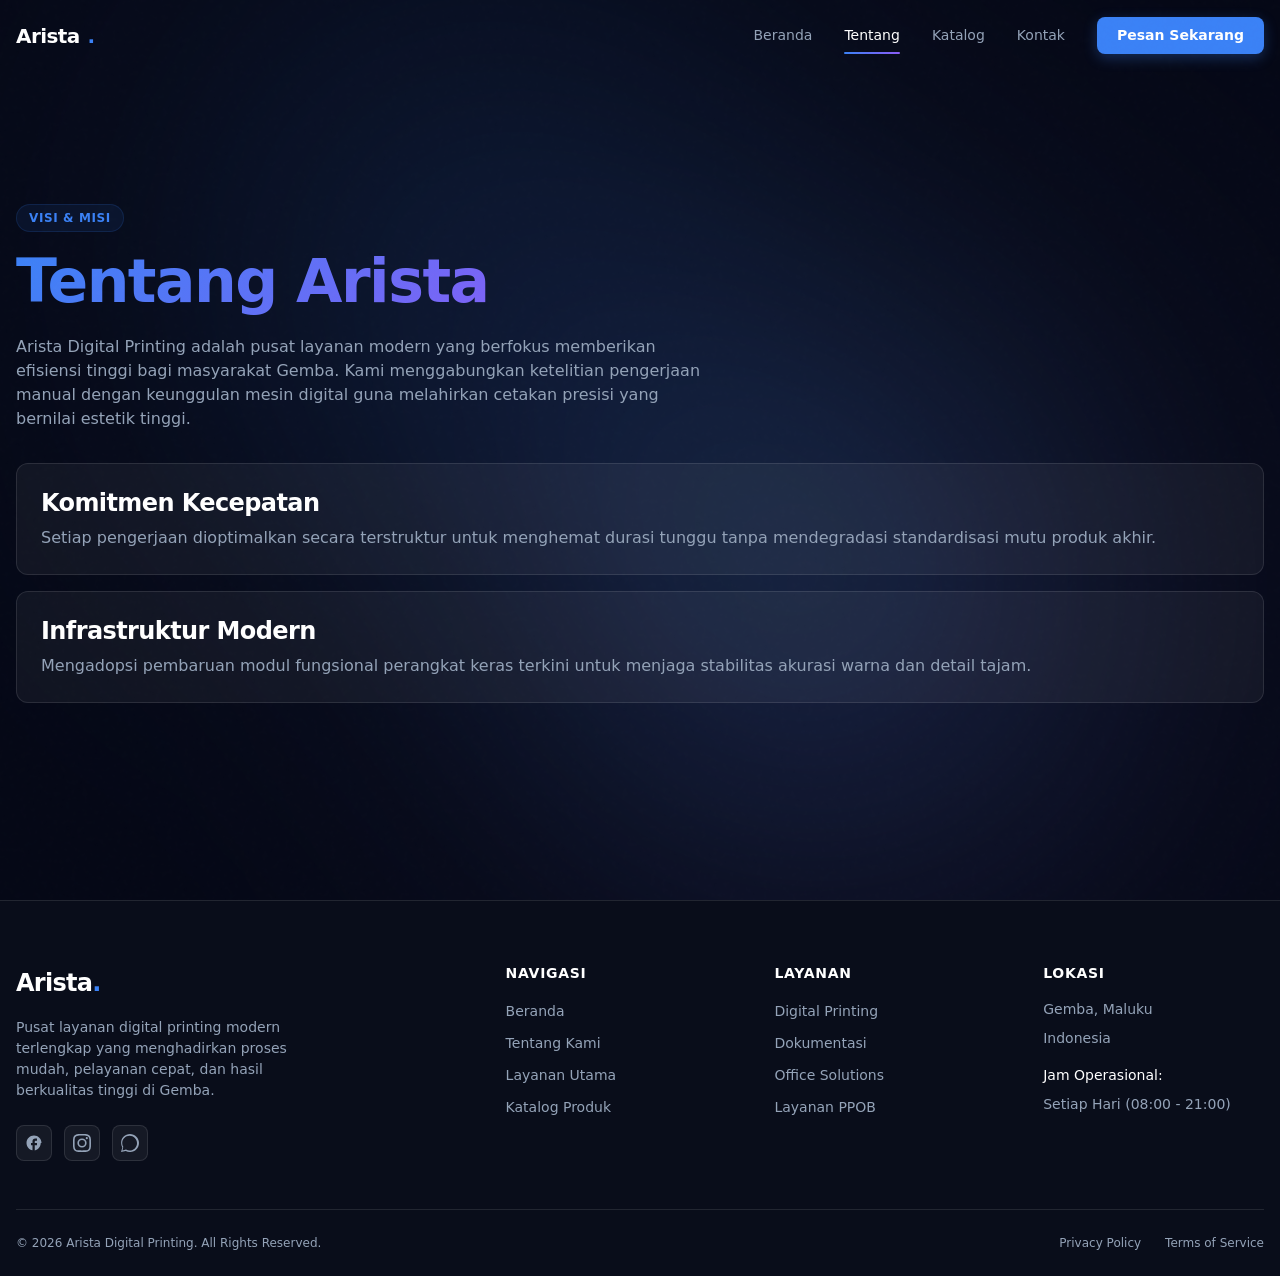
<file: about.html>
<!DOCTYPE html>
<html lang="id">
<head>
    <meta charset="UTF-8">
    <meta name="viewport" content="width=device-width, initial-scale=1.0">
    <title>Tentang Kami | Arista Digital Printing</title>
    <link class="styles-reference" rel="stylesheet" href="assets/css/reset.css">
    <link rel="stylesheet" href="assets/css/global.css">
    <link rel="stylesheet" href="assets/css/components/navbar.css">
    <link rel="stylesheet" href="assets/css/components/footer.css">
</head>
<body>
    <div class="noise-overlay"></div>
    
    <div class="background-wrapper">
        <div class="mesh-gradient-bg">
            <div class="mesh-blob blob-1"></div>
            <div class="mesh-blob blob-2"></div>
            <div class="mesh-blob blob-3"></div>
        </div>
        <div class="aurora-bg"></div>
    </div>

    <nav class="navbar">
        <div class="container">
            <a href="index.html" class="nav-logo">Arista<span>.</span></a>
            <button class="mobile-toggle" aria-label="Toggle Navigation Menu">
                <span></span>
                <span></span>
                <span></span>
            </button>
            <div class="nav-menu">
                <a href="index.html" class="nav-link">Beranda</a>
                <a href="about.html" class="nav-link">Tentang</a>
                <a href="catalog.html" class="nav-link">Katalog</a>
                <a href="contact.html" class="nav-link">Kontak</a>
                <a href="contact.html" class="nav-cta">Pesan Sekarang</a>
            </div>
        </div>
    </nav>

    <div class="app-wrapper">
        <section class="section">
            <div class="container" style="margin-top: 12vh; min-height: 50vh;">
                <span class="badge-base mb-3">Visi & Misi</span>
                <h1 class="text-gradient-accent mb-4">Tentang Arista</h1>
                <p class="text-secondary mb-6" style="max-width: 700px;">
                    Arista Digital Printing adalah pusat layanan modern yang berfokus memberikan efisiensi tinggi bagi masyarakat Gemba. Kami menggabungkan ketelitian pengerjaan manual dengan keunggulan mesin digital guna melahirkan cetakan presisi yang bernilai estetik tinggi.
                </p>
                <div class="grid grid-cols-1 grid-cols-md-2 gap-6 mt-8">
                    <div class="card-base">
                        <h3 class="text-white mb-2">Komitmen Kecepatan</h3>
                        <p class="text-secondary small">Setiap pengerjaan dioptimalkan secara terstruktur untuk menghemat durasi tunggu tanpa mendegradasi standardisasi mutu produk akhir.</p>
                    </div>
                    <div class="card-base">
                        <h3 class="text-white mb-2">Infrastruktur Modern</h3>
                        <p class="text-secondary small">Mengadopsi pembaruan modul fungsional perangkat keras terkini untuk menjaga stabilitas akurasi warna dan detail tajam.</p>
                    </div>
                </div>
            </div>
        </section>
    </div>

    <footer class="footer">
        <div class="container">
            <div class="footer-grid">
                <div class="footer-brand-info">
                    <a href="index.html" class="footer-logo">Arista<span>.</span></a>
                    <p class="footer-desc">Pusat layanan digital printing modern terlengkap yang menghadirkan proses mudah, pelayanan cepat, dan hasil berkualitas tinggi di Gemba.</p>
                    <div class="footer-socials">
                        <a href="#" class="social-icon-link" aria-label="Facebook Link Context"><svg viewBox="0 0 24 24"><path d="M22 12c0-5.52-4.48-10-10-10S2 6.48 2 12c0 4.84 3.44 8.87 8 9.8V15H8v-3h2V9.5C10 7.57 11.57 6 13.5 6H16v3h-2c-.55 0-1 .45-1 1v2h3v3h-3v6.95c4.56-.93 8-4.96 8-9.8z"/></svg></a>
                        <a href="#" class="social-icon-link" aria-label="Instagram Link Context"><svg viewBox="0 0 24 24"><path d="M12 2.163c3.204 0 3.584.012 4.85.07 3.252.148 4.771 1.691 4.919 4.919.058 1.265.069 1.645.069 4.849 0 3.205-.012 3.584-.069 4.849-.149 3.225-1.664 4.771-4.919 4.919-1.266.058-1.644.07-4.85.07-3.204 0-3.584-.012-4.849-.07-3.26-.149-4.771-1.699-4.919-4.92-.058-1.265-.07-1.644-.07-4.849 0-3.204.013-3.583.07-4.849.149-3.227 1.664-4.771 4.919-4.919 1.266-.057 1.645-.069 4.849-.069zM12 0C8.741 0 8.333.014 7.053.072 2.695.272.273 2.69.073 7.051.014 8.333 0 8.741 0 12c0 3.259.014 3.668.072 4.948.2 4.358 2.618 6.78 6.98 6.98 1.281.058 1.689.072 4.948.072 3.259 0 3.668-.014 4.948-.072 4.354-.2 6.782-2.618 6.979-6.98.059-1.28.073-1.689.073-4.948 0-3.259-.014-3.667-.072-4.947-.196-4.354-2.617-6.78-6.979-6.98C15.668.014 15.259 0 12 0zm0 5.838a6.162 6.162 0 100 12.324 6.162 6.162 0 000-12.324zM12 16a4 4 0 110-8 4 4 0 010 8zm6.406-11.845a1.44 1.44 0 100 2.881 1.44 1.44 0 000-2.881z"/></svg></a>
                        <a href="#" class="social-icon-link" aria-label="WhatsApp Link Context"><svg viewBox="0 0 24 24"><path d="M.057 24l1.687-6.163c-1.041-1.804-1.588-3.849-1.587-5.946C.06 5.348 5.397.01 12.008.01c3.202.001 6.212 1.246 8.477 3.514 2.266 2.268 3.507 5.28 3.505 8.484-.004 6.657-5.34 11.997-11.953 11.997-2.005-.001-3.973-.502-5.713-1.457L0 24zm6.59-3.414c1.648.978 3.26 1.48 4.867 1.481 5.425.002 9.837-4.411 9.84-9.84.002-2.63-1.023-5.101-2.885-6.965C16.548 3.4 14.074 2.374 11.444 2.374c-5.43 0-9.843 4.412-9.845 9.842 0 1.742.49 3.442 1.417 4.914L2.012 21.93l4.635-1.344z"/></svg></a>
                    </div>
                </div>
                <div>
                    <h4 class="footer-col-title">Navigasi</h4>
                    <ul class="footer-links-list">
                        <li><a href="index.html" class="footer-link-node">Beranda</a></li>
                        <li><a href="about.html" class="footer-link-node">Tentang Kami</a></li>
                        <li><a href="services.html" class="footer-link-node">Layanan Utama</a></li>
                        <li><a href="catalog.html" class="footer-link-node">Katalog Produk</a></li>
                    </ul>
                </div>
                <div>
                    <h4 class="footer-col-title">Layanan</h4>
                    <ul class="footer-links-list">
                        <li><a href="services.html" class="footer-link-node">Digital Printing</a></li>
                        <li><a href="services.html" class="footer-link-node">Dokumentasi</a></li>
                        <li><a href="services.html" class="footer-link-node">Office Solutions</a></li>
                        <li><a href="services.html" class="footer-link-node">Layanan PPOB</a></li>
                    </ul>
                </div>
                <div>
                    <h4 class="footer-col-title">Lokasi</h4>
                    <ul class="footer-links-list">
                        <li class="footer-link-node" style="pointer-events: none;">Gemba, Maluku</li>
                        <li class="footer-link-node" style="pointer-events: none;">Indonesia</li>
                        <li class="footer-link-node" style="pointer-events: none; margin-top: var(--space-2); color: var(--text);">Jam Operasional:</li>
                        <li class="footer-link-node" style="pointer-events: none;">Setiap Hari (08:00 - 21:00)</li>
                    </ul>
                </div>
            </div>
            <div class="footer-bottom">
                <p class="footer-copyright">&copy; <span id="footerCurrentYear"></span> Arista Digital Printing. All Rights Reserved.</p>
                <div class="footer-legal-links">
                    <a href="#" class="footer-legal-node">Privacy Policy</a>
                    <a href="#" class="footer-legal-node">Terms of Service</a>
                </div>
            </div>
        </div>
    </footer>
  
    <script src="assets/js/config.js"></script>
    <script src="assets/js/main.js"></script>
    <script src="assets/js/animations/gsap-config.js"></script>
    <script src="assets/js/animations/page-transition.js"></script>
    
    <script src="assets/js/components/navbar.js"></script>
    <script src="assets/js/components/footer.js"></script>
    <script src="assets/js/animations/reveal.js"></script>
    <script src="assets/js/animations/hover.js"></script>
</body>

</html>
</file>
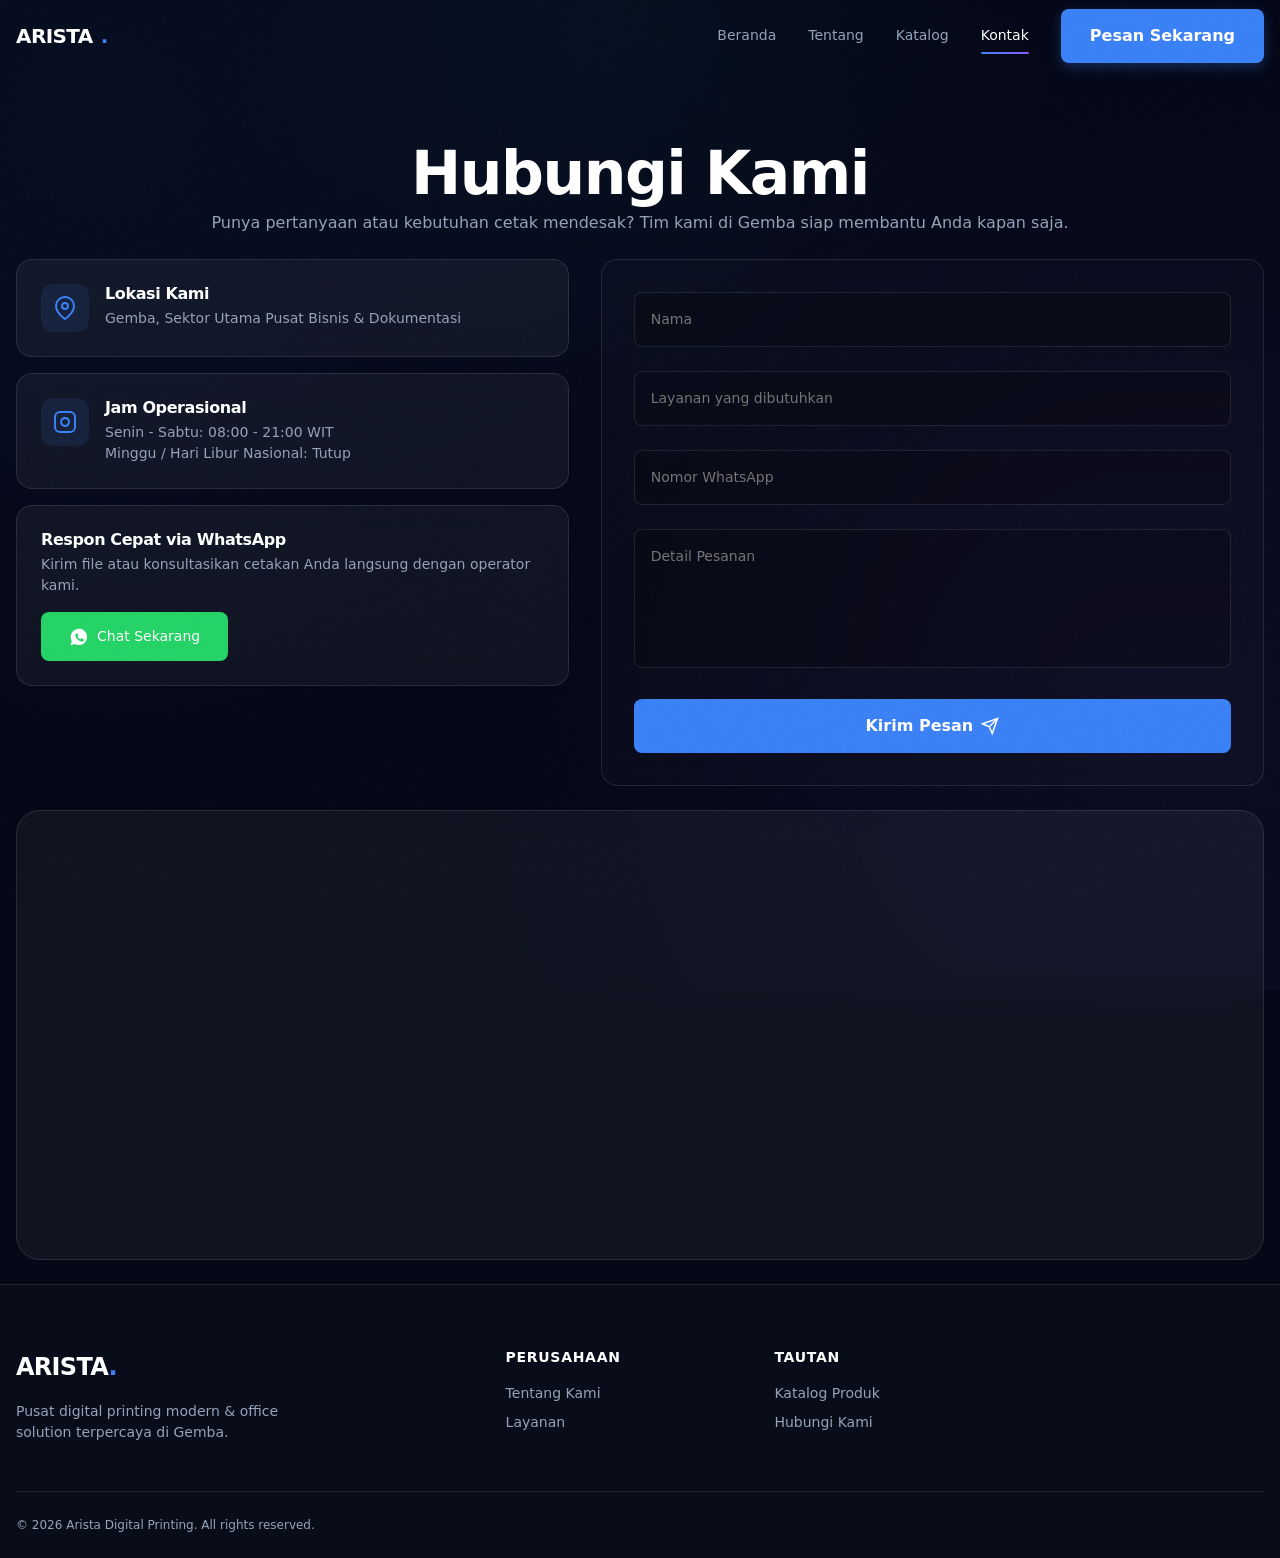
<file: contact.html>
<!DOCTYPE html>
<html lang="id">
<head>
    <meta charset="UTF-8">
    <meta name="viewport" content="width=device-width, initial-scale=1.0">
    <title>Hubungi Arista - Arista Digital Printing</title>
    <link rel="stylesheet" href="assets/css/variables.css">
    <link rel="stylesheet" href="assets/css/reset.css">
    <link rel="stylesheet" href="assets/css/global.css">
    <link rel="stylesheet" href="assets/css/typography.css">
    <link rel="stylesheet" href="assets/css/utilities.css">
    <link rel="stylesheet" href="assets/css/animation.css">
    <link rel="stylesheet" href="assets/css/layout.css">
    <link rel="stylesheet" href="assets/css/components/navbar.css">
    <link rel="stylesheet" href="assets/css/components/button.css">
    <link rel="stylesheet" href="assets/css/components/card.css">
    <link rel="stylesheet" href="assets/css/pages/contact.css">
    <link rel="stylesheet" href="assets/css/components/footer.css">
</head>
<body>
    <div class="noise-overlay"></div>

    <nav class="navbar">
        <div class="container">
            <a href="index.html" class="nav-logo">ARISTA<span>.</span></a>
            <div class="nav-menu">
                <a href="index.html" class="nav-link">Beranda</a>
                <a href="about.html" class="nav-link">Tentang</a>
                
                <a href="catalog.html" class="nav-link">Katalog</a>
                <a href="contact.html" class="nav-link">Kontak</a>
                <a href="catalog.html" class="btn btn-primary nav-cta">Pesan Sekarang</a>
            </div>
            <button class="mobile-toggle" aria-label="Toggle Menu">
                <span></span>
                <span></span>
                <span></span>
            </button>
        </div>
    </nav>

    <section class="contact-hero section-padding">
        <div class="container text-center">
            <h1 class="reveal-text">Hubungi Kami</h1>
            <p class="section-desc">Punya pertanyaan atau kebutuhan cetak mendesak? Tim kami di Gemba siap membantu Anda kapan saja.</p> <br>
        </div>
    </section>

    <section class="contact-content-grid pb-24">
        <div class="container">
            <div class="contact-layout-wrapper">
                
                <div class="contact-info-column">
                    <div class="info-glass-card">
                        <div class="info-icon-box">
                            <svg width="24" height="24" viewBox="0 0 24 24" fill="none" stroke="currentColor" stroke-width="2"><path d="M21 10c0 7-9 13-9 13s-9-6-9-13a9 9 0 0 1 18 0z"></path><circle cx="12" cy="10" r="3"></circle></svg>
                        </div>
                        <div class="info-details">
                            <h3>Lokasi Kami</h3>
                            <p>Gemba, Sektor Utama Pusat Bisnis & Dokumentasi</p>
                        </div>
                    </div>

                    <div class="info-glass-card">
                        <div class="info-icon-box">
                            <svg width="24" height="24" viewBox="0 0 24 24" fill="none" stroke="currentColor" stroke-width="2"><rect x="2" y="2" width="20" height="20" rx="5" ry="5"></rect><path d="M16 11.37A4 4 0 1 1 12.63 8 4 4 0 0 1 16 11.37z"></path><line x1="17.5" y1="6.5" x2="17.51" y2="6.5"></line></svg>
                        </div>
                        <div class="info-details">
                            <h3>Jam Operasional</h3>
                            <p>Senin - Sabtu: 08:00 - 21:00 WIT</p>
                            <p class="text-secondary-highlight">Minggu / Hari Libur Nasional: Tutup</p>
                        </div>
                    </div>

                    <div class="info-glass-card dynamic-glow-trigger">
                        <div class="info-details">
                            <h3>Respon Cepat via WhatsApp</h3>
                            <p>Kirim file atau konsultasikan cetakan Anda langsung dengan operator kami.</p>
                            <a href="https://wa.me/6282198325877" target="_blank" class="btn btn-whatsapp-cta">
                                <svg width="20" height="20" viewBox="0 0 24 24" fill="currentColor"><path d="M12.004 2c-5.525 0-10 4.477-10 10 0 1.777.463 3.448 1.275 4.897l-1.353 4.943 5.054-1.325c1.404.767 3.006 1.202 4.712 1.202 5.524 0 10-4.477 10-10s-4.476-10-10-10zm5.835 14.126c-.244.688-1.22 1.251-1.682 1.298-.443.044-.997.067-1.611-.129-.379-.122-.871-.299-1.479-.56-2.583-1.109-4.246-3.743-4.375-3.914-.129-.171-1.042-1.385-1.042-2.641 0-1.257.643-1.874.871-2.119.229-.245.499-.306.665-.306.166 0 .332.002.477.009.15.007.351-.057.549.424.199.488.683 1.666.742 1.787.06.121.1.263.02.424-.08.162-.121.263-.243.404-.121.142-.254.316-.363.424-.122.121-.249.253-.107.498.142.244.633 1.042 1.358 1.687.933.829 1.722 1.085 1.966 1.207.244.121.385.101.527-.06.142-.162.604-.705.766-.946.162-.242.323-.202.544-.121.222.082 1.409.665 1.651.786.242.121.403.182.463.283.06.1.06.587-.184 1.275z"/></svg>
                                Chat Sekarang
                            </a>
                        </div>
                    </div>
                </div>

                <div class="contact-form-column">
<form class="glass-form" id="aristaContactForm">
    <div class="form-group">
        <input type="text" id="name" required placeholder="Nama">
    </div>
    <div class="form-group">
        <input type="text" id="service" required placeholder="Layanan yang dibutuhkan">
    </div>
    <div class="form-group">
        <input type="tel" id="phone" required placeholder="Nomor WhatsApp">
    </div>
    <div class="form-group">
        <textarea id="message" rows="5" required placeholder="Detail Pesanan"></textarea>
    </div>
    <button type="submit" id="sendBtn" class="btn btn-primary w-full justify-center">
        Kirim Pesan
        <svg width="18" height="18" viewBox="0 0 24 24" fill="none" stroke="currentColor" stroke-width="2"><line x1="22" y1="2" x2="11" y2="13"></line><polygon points="22 2 15 22 11 13 2 9 22 2"></polygon></svg>
    </button>
</form>


                </div>

            </div>
        </div>
    </section>
<br>
    <section class="maps-section pb-24">
        <div class="container">
            <div class="maps-glass-container">
                <iframe src="https://www.google.com/maps/embed?pb=!1m18!1m12!1m3!1d7966.115810726177!2d128.35178885188955!3d-3.33586978655561!2m3!1f0!2f0!3f0!3m2!1i1024!2i768!4f13.1!3m3!1m2!1s0x2d6c67cbf4dd77e1%3A0x67bf520f8e4e9b7f!2sArista%20Copy%20Center%20(ACC)!5e0!3m2!1sid!2sid!4v1783497725865!5m2!1sid!2sid" width="800" height="600" style="border:0;" allowfullscreen="" loading="lazy" referrerpolicy="strict-origin-when-cross-origin"></iframe>
            </div>
        </div>
    </section>
<br>
    <footer class="footer">
        <div class="container">
            <div class="footer-grid">
                <div class="footer-brand-info">
                    <a href="index.html" class="footer-logo">ARISTA<span>.</span></a>
                    <p class="footer-desc">Pusat digital printing modern & office solution terpercaya di Gemba.</p>
                </div>
                <div class="footer-links-column">
                    <h4 class="footer-col-title">Perusahaan</h4>
                    <div class="footer-links-list">
                        <a href="about.html" class="footer-link-node">Tentang Kami</a>
                        <a href="services.html" class="footer-link-node">Layanan</a>
                    </div>
                </div>
                <div class="footer-links-column">
                    <h4 class="footer-col-title">Tautan</h4>
                    <div class="footer-links-list">
                        <a href="catalog.html" class="footer-link-node">Katalog Produk</a>
                        <a href="contact.html" class="footer-link-node">Hubungi Kami</a>
                    </div>
                </div>
            </div>
            <div class="footer-bottom">
                <p class="footer-copyright">&copy; <span id="footerCurrentYear"></span> Arista Digital Printing. All rights reserved.</p>
            </div>
        </div>
    </footer>
  
    <script src="assets/js/config.js"></script>
    <script src="assets/js/main.js"></script>
    <script src="assets/js/animations/gsap-config.js"></script>
    <script src="assets/js/animations/page-transition.js"></script>
    
    <script src="assets/js/components/navbar.js"></script>
    <script src="assets/js/components/footer.js"></script>
    <script src="assets/js/animations/reveal.js"></script>
    <script src="assets/js/animations/hover.js"></script>
    
    <script src="assets/js/pages/contact.js"></script>
</body>

</html>
</file>
<file: assets/css/global.css>
@import url('variables.css');
@import url('typography.css');
@import url('layout.css');
@import url('utilities.css');
@import url('components.css');

body {
    font-family: var(--font-sans);
    background-color: var(--background);
    color: var(--text);
    overflow-x: hidden;
    position: relative;
}

/* Modern Animated Mesh Gradient Background Simulation */
body::before {
    content: '';
    position: fixed;
    top: -10%;
    left: -10%;
    width: 120%;
    height: 120%;
    background-image: 
        radial-gradient(circle at 15% 20%, rgba(59, 130, 246, 0.06) 0%, transparent 45%),
        radial-gradient(circle at 85% 75%, rgba(139, 92, 246, 0.06) 0%, transparent 50%),
        radial-gradient(circle at 50% 10%, rgba(34, 211, 230, 0.04) 0%, transparent 35%);
    z-index: var(--z-negative);
    pointer-events: none;
}

/* Subtle Premium Texture Grid Layer */
.noise-overlay {
    position: fixed;
    top: 0;
    left: 0;
    width: 100vw;
    height: 100vh;
    opacity: 0.012;
    pointer-events: none;
    z-index: 9999;
    background-image: url("data:image/svg+xml,%3Csvg viewBox='0 0 200 200' xmlns='http://www.w3.org/2000/svg'%3E%3Cfilter id='noiseFilter'%3E%3CfeTurbulence type='fractalNoise' baseFrequency='0.80' numOctaves='3' stitchTiles='stitch'/%3E%3C/filter%3E%3Crect width='100%25' height='100%25' filter='url(%23noiseFilter)'/%3E%3C/svg%3E");
}

/* Android Webkit Custom Scrollbar Design */
::-webkit-scrollbar {
    width: 6px;
    height: 6px;
}

::-webkit-scrollbar-track {
    background: var(--background);
}

::-webkit-scrollbar-thumb {
    background: var(--border);
    border-radius: var(--radius-full);
}

::-webkit-scrollbar-thumb:hover {
    background: var(--text-secondary);
}

::selection {
    background-color: rgba(5B, 130, 246, 0.3);
    color: var(--text);
}
</file>
<file: assets/css/components/navbar.css>
.navbar {
    position: fixed;
    top: 0;
    left: 0;
    width: 100%;
    height: 72px;
    z-index: var(--z-navbar);
    transition: background-color 300ms cubic-bezier(0.4, 0, 0.2, 1), border-color 300ms cubic-bezier(0.4, 0, 0.2, 1), backdrop-filter 300ms cubic-bezier(0.4, 0, 0.2, 1);
    border-bottom: 1px solid transparent;
    display: flex;
    align-items: center;
}

.navbar-scrolled {
    background: rgba(5, 8, 22, 0.75);
    backdrop-filter: var(--glass-blur);
    -webkit-backdrop-filter: var(--glass-blur);
    border-bottom: 1px solid var(--glass-border);
    box-shadow: var(--glass-shadow);
}

.navbar .container {
    display: flex;
    align-items: center;
    justify-content: space-between;
    width: 100%;
}

.nav-logo {
    font-size: var(--fs-xl);
    font-weight: var(--fw-bold);
    letter-spacing: -0.03em;
    color: var(--text);
    display: flex;
    align-items: center;
    gap: var(--space-2);
}

.nav-logo span {
    color: var(--primary);
}

.nav-menu {
    display: flex;
    align-items: center;
    gap: var(--space-8);
}

.nav-link {
    font-size: var(--fs-sm);
    font-weight: var(--fw-medium);
    color: var(--text-secondary);
    position: relative;
    padding: var(--space-1) 0;
    transition: var(--transition-fast);
}

.nav-link:hover,
.nav-link.active {
    color: var(--text);
}

.nav-link::after {
    content: '';
    position: absolute;
    bottom: -4px;
    left: 0;
    width: 0;
    height: 2px;
    background: linear-gradient(90deg, var(--primary), var(--accent));
    transition: width var(--transition-normal);
    border-radius: var(--radius-full);
}

.nav-link:hover::after,
.nav-link.active::after {
    width: 100%;
}

.nav-cta {
    padding: var(--space-2) var(--space-5);
    font-size: var(--fs-sm);
    font-weight: var(--fw-semibold);
    border-radius: var(--radius-md);
    background: var(--primary);
    color: var(--text);
    box-shadow: 0 4px 14px rgba(59, 130, 246, 0.3);
    transition: var(--transition-normal);
}

.nav-cta:hover {
    transform: translateY(-2px);
    box-shadow: 0 6px 20px rgba(59, 130, 246, 0.45);
    background: #2563EB;
}

/* Mobile Toggle Trigger Button */
.mobile-toggle {
    display: none;
    flex-direction: column;
    justify-content: space-between;
    width: 24px;
    height: 18px;
    background: none;
    border: none;
    cursor: pointer;
    z-index: calc(var(--z-navbar) + 10);
}

.mobile-toggle span {
    display: block;
    width: 100%;
    height: 2px;
    background-color: var(--text);
    border-radius: var(--radius-full);
    transition: var(--transition-normal);
    transform-origin: left center;
}

/* Mobile Drawer Overlay Container */
@media (max-width: 768px) {
    .mobile-toggle {
        display: flex;
    }

    .nav-menu {
        position: fixed;
        top: 0;
        right: -100%;
        width: 280px;
        height: 100vh;
        background: rgba(15, 23, 42, 0.95);
        backdrop-filter: blur(20px);
        -webkit-backdrop-filter: blur(20px);
        border-left: 1px solid var(--glass-border);
        flex-direction: column;
        align-items: flex-start;
        justify-content: flex-start;
        padding: var(--space-24) var(--space-8) var(--space-8) var(--space-8);
        gap: var(--space-6);
        transition: right var(--transition-normal);
    }

    .nav-menu.open {
        right: 0;
    }

    .nav-link {
        font-size: var(--fs-lg);
        width: 100%;
        padding: var(--space-2) 0;
    }

    .nav-cta {
        width: 100%;
        text-align: center;
        margin-top: var(--space-4);
    }

    /* Toggle Active State Animations */
    .mobile-toggle.open span:nth-child(1) {
        transform: rotate(45deg);
    }
    .mobile-toggle.open span:nth-child(2) {
        opacity: 0;
        transform: scale(0);
    }
    .mobile-toggle.open span:nth-child(3) {
        transform: rotate(-45deg);
    }
}
</file>
<file: assets/css/components/footer.css>
.footer {
    background: #090D1A;
    border-top: 1px solid var(--border);
    padding-top: var(--space-16);
    padding-bottom: var(--space-6);
    position: relative;
    width: 100%;
    z-index: var(--z-base);
}

.footer-grid {
    display: grid;
    grid-template-columns: 2fr repeat(3, 1fr);
    gap: var(--space-12);
    margin-bottom: var(--space-12);
}

.footer-brand-info {
    display: flex;
    flex-direction: column;
    gap: var(--space-4);
}

.footer-logo {
    font-size: var(--fs-2xl);
    font-weight: var(--fw-bold);
    letter-spacing: -0.03em;
    color: var(--text);
}

.footer-logo span {
    color: var(--primary);
}

.footer-desc {
    font-size: var(--fs-sm);
    color: var(--text-secondary);
    max-width: 320px;
    line-height: var(--lh-normal);
}

.footer-socials {
    display: flex;
    align-items: center;
    gap: var(--space-3);
    margin-top: var(--space-2);
}

.social-icon-link {
    width: 36px;
    height: 36px;
    border-radius: var(--radius-md);
    background: var(--card);
    border: 1px solid var(--border);
    display: flex;
    align-items: center;
    justify-content: center;
    color: var(--text-secondary);
    transition: var(--transition-normal);
}

.social-icon-link:hover {
    color: var(--text);
    background: rgba(59, 130, 246, 0.15);
    border-color: var(--primary);
    transform: translateY(-3px);
}

.social-icon-link svg {
    width: 18px;
    height: 18px;
    fill: currentColor;
}

.footer-col-title {
    font-size: var(--fs-sm);
    text-transform: uppercase;
    letter-spacing: 0.05em;
    color: var(--text);
    font-weight: var(--fw-semibold);
    margin-bottom: var(--space-4);
}

.footer-links-list {
    display: flex;
    flex-direction: column;
    gap: var(--space-2);
}

.footer-link-node {
    font-size: var(--fs-sm);
    color: var(--text-secondary);
    transition: var(--transition-fast);
}

.footer-link-node:hover {
    color: var(--primary);
    padding-left: var(--space-1);
}

.footer-bottom {
    border-top: 1px solid var(--border);
    padding-top: var(--space-6);
    display: flex;
    align-items: center;
    justify-content: space-between;
}

.footer-copyright {
    font-size: var(--fs-xs);
    color: var(--text-secondary);
}

.footer-legal-links {
    display: flex;
    gap: var(--space-6);
}

.footer-legal-node {
    font-size: var(--fs-xs);
    color: var(--text-secondary);
    transition: var(--transition-fast);
}

.footer-legal-node:hover {
    color: var(--text);
}

@media (max-width: 1024px) {
    .footer-grid {
        grid-template-columns: 1.5fr repeat(3, 1fr);
        gap: var(--space-8);
    }
}

@media (max-width: 768px) {
    .footer-grid {
        grid-template-columns: 1fr;
        gap: var(--space-8);
    }

    .footer-desc {
        max-width: 100%;
    }

    .footer-bottom {
        flex-direction: column;
        gap: var(--space-4);
        text-align: center;
    }
}
</file>
<file: assets/css/variables.css>
:root {
    /* Color Palette - Modern Minimal Glass */
    --background: #050816;
    --surface: #0F172A;
    --card: rgba(255, 255, 255, 0.05);
    --border: rgba(255, 255, 255, 0.10);
    --primary: #3B82F6;
    --accent: #8B5CF6;
    --highlight: #22D3EE;
    --text: #FFFFFF;
    --text-secondary: #94A3B8;

    /* Semantic Feedback Colors */
    --success: #10B981;
    --warning: #F59E0B;
    --danger: #EF4444;
    --info: #3B82F6;

    /* Typography Scale */
    --font-sans: 'Inter', system-ui, -apple-system, BlinkMacSystemFont, 'Segoe UI', Roboto, sans-serif;
    --font-mono: 'JetBrains Mono', 'Fira Code', monospace;
    
    --fs-xs: 0.75rem;     /* 12px */
    --fs-sm: 0.875rem;    /* 14px */
    --fs-base: 1rem;      /* 16px */
    --fs-lg: 1.125rem;    /* 18px */
    --fs-xl: 1.25rem;     /* 20px */
    --fs-2xl: 1.5rem;     /* 24px */
    --fs-3xl: 1.875rem;   /* 30px */
    --fs-4xl: 2.25rem;    /* 36px */
    --fs-5xl: 3rem;       /* 48px */
    --fs-6xl: 3.75rem;    /* 60px */

    --fw-light: 300;
    --fw-regular: 400;
    --fw-medium: 500;
    --fw-semibold: 600;
    --fw-bold: 700;

    --lh-none: 1;
    --lh-tight: 1.25;
    --lh-snug: 1.375;
    --lh-normal: 1.5;
    --lh-relaxed: 1.625;

    /* Spacing System (8px Based Scale) */
    --space-1: 0.25rem;  /* 4px */
    --space-2: 0.5rem;   /* 8px */
    --space-3: 0.75rem;  /* 12px */
    --space-4: 1rem;     /* 16px */
    --space-5: 1.25rem;  /* 20px */
    --space-6: 1.5rem;   /* 24px */
    --space-8: 2rem;     /* 32px */
    --space-10: 2.5rem;  /* 40px */
    --space-12: 3rem;    /* 48px */
    --space-16: 4rem;    /* 64px */
    --space-20: 5rem;    /* 80px */
    --space-24: 6rem;    /* 96px */

    /* Border Radius definitions */
    --radius-xs: 2px;
    --radius-sm: 4px;
    --radius-md: 8px;
    --radius-lg: 12px;
    --radius-xl: 16px;
    --radius-2xl: 24px;
    --radius-full: 9999px;

    /* Elevation Shadows */
    --shadow-sm: 0 1px 2px 0 rgba(0, 0, 0, 0.05);
    --shadow-md: 0 4px 6px -1px rgba(0, 0, 0, 0.1), 0 2px 4px -1px rgba(0, 0, 0, 0.06);
    --shadow-lg: 0 10px 15px -3px rgba(0, 0, 0, 0.1), 0 4px 6px -2px rgba(0, 0, 0, 0.05);
    --shadow-xl: 0 20px 25px -5px rgba(0, 0, 0, 0.1), 0 10px 10px -5px rgba(0, 0, 0, 0.04);
    --shadow-glow: 0 0 24px rgba(59, 130, 246, 0.15);
    --shadow-glow-accent: 0 0 24px rgba(139, 92, 246, 0.15);

    /* Motion Engine Timings & Easings */
    --ease-linear: linear;
    --ease-in: cubic-bezier(0.4, 0, 1, 1);
    --ease-out: cubic-bezier(0, 0, 0.2, 1);
    --ease-smooth: cubic-bezier(0.4, 0, 0.2, 1);
    --ease-elastic: cubic-bezier(0.68, -0.6, 0.32, 1.6);
    
    --transition-fast: 150ms var(--ease-smooth);
    --transition-normal: 300ms var(--ease-smooth);
    --transition-slow: 500ms var(--ease-smooth);

    /* Glassmorphic Specifications */
    --glass-bg: rgba(15, 23, 42, 0.45);
    --glass-border: rgba(255, 255, 255, 0.08);
    --glass-blur: blur(16px);
    --glass-shadow: 0 8px 32px 0 rgba(0, 0, 0, 0.5);

    /* Layer Management */
    --z-negative: -1;
    --z-base: 1;
    --z-dropdown: 100;
    --z-navbar: 1000;
    --z-modal: 5000;
    --z-toast: 9000;
}
</file>
<file: assets/css/typography.css>
h1, h2, h3, h4, h5, h6 {
    font-family: var(--font-sans);
    color: var(--text);
    font-weight: var(--fw-bold);
    line-height: var(--lh-tight);
    letter-spacing: -0.025em;
}

h1 {
    font-size: var(--fs-4xl);
}

h2 {
    font-size: var(--fs-2xl);
    letter-spacing: -0.02em;
}

h3 {
    font-size: var(--fs-xl);
}

h4 {
    font-size: var(--fs-lg);
}

p {
    font-size: var(--fs-base);
    color: var(--text-secondary);
    line-height: var(--lh-normal);
}

small {
    font-size: var(--fs-sm);
    color: var(--text-secondary);
}

.text-gradient-primary {
    background: linear-gradient(135deg, var(--text) 30%, var(--text-secondary) 100%);
    -webkit-background-clip: text;
    -webkit-text-fill-color: transparent;
    background-clip: text;
}

.text-gradient-accent {
    background: linear-gradient(135deg, var(--primary) 0%, var(--accent) 50%, var(--highlight) 100%);
    -webkit-background-clip: text;
    -webkit-text-fill-color: transparent;
    background-clip: text;
}

.text-left { text-align: left; }
.text-center { text-align: center; }
.text-right { text-align: right; }
.text-justify { text-align: justify; }

.font-mono {
    font-family: var(--font-mono);
}

.tracking-tight { letter-spacing: -0.025em; }
.tracking-wide { letter-spacing: 0.05em; }

@media (min-width: 768px) {
    h1 { font-size: var(--fs-6xl); }
    h2 { font-size: var(--fs-4xl); }
    h3 { font-size: var(--fs-2xl); }
    h4 { font-size: var(--fs-xl); }
}
</file>
<file: assets/css/utilities.css>
/* Spacing - Margins Utilities */
.m-0 { margin: 0; }
.mt-1 { margin-top: var(--space-1); }
.mt-2 { margin-top: var(--space-2); }
.mt-3 { margin-top: var(--space-3); }
.mt-4 { margin-top: var(--space-4); }
.mt-6 { margin-top: var(--space-6); }
.mt-8 { margin-top: var(--space-8); }
.mb-1 { margin-bottom: var(--space-1); }
.mb-2 { margin-bottom: var(--space-2); }
.mb-3 { margin-bottom: var(--space-3); }
.mb-4 { margin-bottom: var(--space-4); }
.mb-6 { margin-bottom: var(--space-6); }
.mb-8 { margin-bottom: var(--space-8); }

/* Spacing - Paddings Utilities */
.p-0 { padding: 0; }
.p-2 { padding: var(--space-2); }
.p-4 { padding: var(--space-4); }
.p-6 { padding: var(--space-6); }
.p-8 { padding: var(--space-8); }
.py-2 { padding-top: var(--space-2); padding-bottom: var(--space-2); }
.py-4 { padding-top: var(--space-4); padding-bottom: var(--space-4); }
.py-6 { padding-top: var(--space-6); padding-bottom: var(--space-6); }
.px-4 { padding-left: var(--space-4); padding-right: var(--space-4); }
.px-6 { padding-left: var(--space-6); padding-right: var(--space-6); }

/* Sizing Utilities */
.w-full { width: 100%; }
.h-full { height: 100%; }

/* Style & Transparency Profiles */
.bg-background { background-color: var(--background); }
.bg-surface { background-color: var(--surface); }
.text-white { color: var(--text); }
.text-secondary { color: var(--text-secondary); }
.text-primary { color: var(--primary); }
.text-accent { color: var(--accent); }

/* Master Glassmorphism Layout Token */
.glass-panel {
    background: var(--glass-bg);
    border: 1px solid var(--glass-border);
    backdrop-filter: var(--glass-blur);
    -webkit-backdrop-filter: var(--glass-blur);
    box-shadow: var(--glass-shadow);
}

/* Micro interaction Engine Basic Link */
.hover-lift {
    transition: var(--transition-normal);
}
.hover-lift:hover {
    transform: translateY(-4px);
    box-shadow: var(--shadow-xl);
}
</file>
<file: assets/css/animation.css>
/* GPU Acceleration Native Animation Enablers */
.mesh-blob, .floating-blur, .aurora-bg {
    backface-visibility: hidden;
    perspective: 1000;
    transform: translate3d(0, 0, 0);
    will-change: transform, opacity;
}

/* Base Infinite CSS Loop for Aurora Shift */
@keyframes auroraPan {
    0% {
        transform: rotate(0deg) scale(1);
    }
    50% {
        transform: rotate(180deg) scale(1.15);
    }
    100% {
        transform: rotate(360deg) scale(1);
    }
}

.aurora-bg {
    animation: auroraPan 30s linear infinite;
}

/* Global Transition Rules for Interactive Elements */
.interactive-element {
    transition: transform var(--transition-normal), 
                box-shadow var(--transition-normal), 
                border-color var(--transition-fast), 
                background-color var(--transition-fast);
}

/* Micro Shake Stopper for Android Chrome Webkit */
.hover-lift:hover {
    transform: translateY(-4px) scale(1.002);
}

/* Page Transition Overlay Module Layer */
.page-transition-overlay {
    position: fixed;
    top: 0;
    left: 0;
    width: 100%;
    height: 100%;
    background-color: var(--background);
    z-index: 99999;
    pointer-events: none;
    opacity: 1;
    transition: opacity 400ms cubic-bezier(0.4, 0, 0.2, 1);
}

.page-transition-overlay.fade-out {
    opacity: 0;
}

/* Fallback Global Reveal Sync States */
.reveal-fade-up, .reveal-slide-left, .reveal-slide-right {
    opacity: 0;
    will-change: transform, opacity;
    transition: transform 800ms cubic-bezier(0.2, 0.8, 0.2, 1), opacity 800ms cubic-bezier(0.2, 0.8, 0.2, 1);
}

.reveal-fade-up { transform: translateY(30px); }
.reveal-slide-left { transform: translateX(-30px); }
.reveal-slide-right { transform: translateX(30px); }

.active-reveal {
    opacity: 1 !important;
    transform: translate3d(0, 0, 0) !important;
}
</file>
<file: assets/css/layout.css>
.app-wrapper {
    position: relative;
    width: 100%;
    min-height: 100vh;
    z-index: var(--z-base);
}

.container {
    width: 100%;
    max-width: 1400px;
    margin-right: auto;
    margin-left: auto;
    padding-right: var(--space-4);
    padding-left: var(--space-4);
}

.section {
    position: relative;
    padding-top: var(--space-16);
    padding-bottom: var(--space-16);
    width: 100%;
    overflow: hidden;
}

/* Background System Isolation Wrapper */
.background-wrapper {
    position: fixed;
    top: 0;
    left: 0;
    width: 100vw;
    height: 100vh;
    z-index: var(--z-negative);
    overflow: hidden;
    background-color: var(--background);
    pointer-events: none;
}

/* Animated Mesh Gradient Nodes Layout */
.mesh-gradient-bg {
    position: absolute;
    top: 0;
    left: 0;
    width: 100%;
    height: 100%;
    opacity: 0.6;
    mix-blend-mode: screen;
    filter: blur(140px);
    will-change: transform;
}

.mesh-blob {
    position: absolute;
    border-radius: var(--radius-full);
    opacity: 0.35;
}

.blob-1 {
    top: -10%;
    left: 10%;
    width: 55vw;
    height: 55vw;
    background: radial-gradient(circle, var(--primary) 0%, transparent 80%);
}

.blob-2 {
    bottom: -10%;
    right: 5%;
    width: 60vw;
    height: 60vw;
    background: radial-gradient(circle, var(--accent) 0%, transparent 80%);
}

.blob-3 {
    top: 30%;
    left: 40%;
    width: 45vw;
    height: 45vw;
    background: radial-gradient(circle, var(--highlight) 0%, transparent 75%);
}

/* Premium Aurora Background Strip Pattern */
.aurora-bg {
    position: absolute;
    top: -50%;
    left: -50%;
    width: 200%;
    height: 200%;
    background: linear-gradient(
        135deg,
        rgba(59, 130, 246, 0.05) 0%,
        rgba(139, 92, 246, 0.03) 25%,
        rgba(34, 211, 230, 0.04) 50%,
        rgba(15, 23, 42, 0) 100__
    );
    transform-origin: center center;
}

/* Floating Light Fields */
.floating-blur {
    position: absolute;
    border-radius: var(--radius-full);
    mix-blend-mode: plus-lighter;
    will-change: transform;
}

.blur-primary {
    top: 20%;
    left: 15%;
    width: 300px;
    height: 300px;
    background: rgba(59, 130, 246, 0.12);
    filter: blur(80px);
}

.blur-accent {
    bottom: 25%;
    right: 15%;
    width: 350px;
    height: 350px;
    background: rgba(139, 92, 246, 0.1);
    filter: blur(90px);
}

/* Hero Concentrated Spot Lighting */
.soft-glow-hero {
    position: absolute;
    top: 0;
    left: 50%;
    transform: translateX(-50%);
    width: 100%;
    max-width: 800px;
    height: 400px;
    background: radial-gradient(circle at top center, rgba(59, 130, 246, 0.14) 0%, rgba(139, 92, 246, 0.06) 40%, transparent 70%);
    z-index: 0;
    pointer-events: none;
}

/* Flex & Grid Core Definitions */
.grid { display: grid; gap: var(--space-4); }
.flex { display: flex; }
.flex-col { flex-direction: column; }
.flex-wrap { flex-wrap: wrap; }
.items-center { align-items: center; }
.justify-center { justify-content: center; }

@media (min-width: 768px) {
    .section {
        padding-top: var(--space-24);
        padding-bottom: var(--space-24);
    }
}
</file>
<file: assets/css/components/button.css>
:root {
    --primary: #3B82F6;
    --accent: #8B5CF6;
    --surface: #0F172A;
    --border: rgba(255, 255, 255, 0.10);
    --text-light: #F8FAFC;
    --text-muted: #94A3B8;
}

.btn {
    display: inline-flex;
    align-items: center;
    justify-content: center;
    gap: 0.5rem;
    padding: 0.875rem 1.75rem;
    font-family: inherit;
    font-size: 1rem;
    font-weight: 600;
    border-radius: 8px;
    text-decoration: none;
    transition: transform 0.3s cubic-bezier(0.25, 1, 0.5, 1),
                background-color 0.3s cubic-bezier(0.25, 1, 0.5, 1),
                box-shadow 0.3s cubic-bezier(0.25, 1, 0.5, 1),
                border-color 0.3s cubic-bezier(0.25, 1, 0.5, 1);
    cursor: pointer;
    position: relative;
    overflow: hidden;
}

.btn-primary {
    background: var(--primary);
    color: #ffffff;
    border: 1px solid transparent;
}

.btn-primary:hover {
    transform: translateY(-2px) scale(1.02);
    background: #2563EB;
}

.btn-primary:active {
    transform: translateY(0) scale(0.98);
}

.btn-glow::after {
    content: '';
    position: absolute;
    top: -50%;
    left: -50%;
    width: 200%;
    height: 200%;
    background: radial-gradient(circle, rgba(59, 130, 246, 0.4) 0%, transparent 70%);
    opacity: 0;
    transition: opacity 0.3s ease;
    pointer-events: none;
    z-index: 0;
}

.btn-glow:hover::after {
    opacity: 1;
}

.btn-glow span, .btn-glow svg {
    position: relative;
    z-index: 1;
}

.btn-glow {
    box-shadow: 0 0 0px rgba(59, 130, 246, 0);
}

.btn-glow:hover {
    box-shadow: 0 0 20px rgba(59, 130, 246, 0.6);
}

.btn-secondary {
    background: rgba(255, 255, 255, 0.05);
    color: var(--text-light);
    border: 1px solid var(--border);
    backdrop-filter: blur(8px);
    -webkit-backdrop-filter: blur(8px);
}

.btn-secondary:hover {
    transform: translateY(-2px) scale(1.02);
    background: rgba(255, 255, 255, 0.1);
    border-color: rgba(255, 255, 255, 0.2);
}

.btn-secondary:active {
    transform: translateY(0) scale(0.98);
}

.btn svg {
    transition: transform 0.3s ease;
}

.btn-primary:hover svg {
    transform: translateX(4px);
}
</file>
<file: assets/css/components/card.css>
.card {
    background: var(--card, rgba(255, 255, 255, 0.05));
    border: 1px solid var(--border, rgba(255, 255, 255, 0.1));
    border-radius: 16px;
    padding: 1.5rem;
    backdrop-filter: blur(12px);
    -webkit-backdrop-filter: blur(12px);
    transition: transform 0.3s cubic-bezier(0.25, 1, 0.5, 1), border-color 0.3s ease, box-shadow 0.3s ease;
    position: relative;
    overflow: hidden;
}

.card:hover {
    transform: translateY(-4px);
    border-color: rgba(255, 255, 255, 0.2);
    box-shadow: 0 12px 30px rgba(0, 0, 0, 0.3);
}

.card-icon {
    font-size: 1.75rem;
    margin-bottom: 1rem;
    display: inline-flex;
    align-items: center;
    justify-content: center;
    width: 48px;
    height: 48px;
    background: rgba(59, 130, 246, 0.1);
    border-radius: 12px;
    color: var(--primary, #3B82F6);
}
</file>
<file: assets/css/pages/contact.css>
.contact-hero {
    text-align: center;
    padding-top: calc(72px + var(--space-16));
}

.contact-layout-wrapper {
    display: grid;
    grid-template-columns: 1fr 1.2fr;
    gap: var(--space-8);
    align-items: start;
}

.contact-info-column {
    display: flex;
    flex-direction: column;
    gap: var(--space-4);
}

.info-glass-card {
    background: var(--card);
    border: 1px solid var(--border);
    border-radius: var(--radius-xl);
    padding: var(--space-6);
    display: flex;
    gap: var(--space-4);
    align-items: flex-start;
    backdrop-filter: var(--glass-blur);
    -webkit-backdrop-filter: var(--glass-blur);
    transition: transform var(--transition-normal), border-color var(--transition-normal);
}

.info-glass-card:hover {
    transform: translateY(-2px);
    border-color: rgba(255, 255, 255, 0.2);
}

.info-icon-box {
    color: var(--primary);
    background: rgba(59, 130, 246, 0.1);
    padding: var(--space-3);
    border-radius: var(--radius-lg);
    display: flex;
    align-items: center;
    justify-content: center;
}

.info-details h3 {
    font-size: var(--fs-base);
    font-weight: var(--fw-semibold);
    margin-bottom: var(--space-1);
}

.info-details p {
    font-size: var(--fs-sm);
    color: var(--text-secondary);
    line-height: var(--lh-normal);
}

.btn-whatsapp-cta {
    background: #25D366;
    color: #FFF;
    display: inline-flex;
    align-items: center;
    gap: var(--space-2);
    margin-top: var(--space-4);
    border-radius: var(--radius-md);
    padding: var(--space-2.5) var(--space-4);
    font-size: var(--fs-sm);
    font-weight: var(--fw-medium);
    transition: opacity var(--transition-fast);
}

.btn-whatsapp-cta:hover {
    opacity: 0.9;
    box-shadow: 0 0 16px rgba(37, 211, 102, 0.3);
}

/* Glass Form Fields CSS Controls */
.glass-form {
    background: rgba(255, 255, 255, 0.02);
    border: 1px solid var(--border);
    border-radius: var(--radius-xl);
    padding: var(--space-8);
    backdrop-filter: var(--glass-blur);
    -webkit-backdrop-filter: var(--glass-blur);
    display: flex;
    flex-direction: column;
    gap: var(--space-6);
}

.form-group {
    position: relative;
    width: 100%;
}

.form-group input,
.form-group textarea {
    width: 100%;
    background: rgba(0, 0, 0, 0.2);
    border: 1px solid var(--border);
    border-radius: var(--radius-md);
    padding: var(--space-4);
    color: var(--text);
    font-family: var(--font-sans);
    font-size: var(--fs-sm);
    transition: border-color var(--transition-fast), box-shadow var(--transition-fast);
}

.form-group textarea {
    resize: none;
}

.form-group input:focus,
.form-group textarea:focus {
    outline: none;
    border-color: var(--primary);
    box-shadow: 0 0 12px rgba(59, 130, 246, 0.2);
}

.form-group label {
    position: absolute;
    left: var(--space-4);
    top: var(--space-4);
    color: var(--text-secondary);
    font-size: var(--fs-sm);
    pointer-events: none;
    transition: transform var(--transition-fast), font-size var(--transition-fast), color var(--transition-fast);
    transform-origin: left top;
}

.form-group input:focus ~ label,
.form-group input:not(:placeholder-shown) ~ label,
.form-group textarea:focus ~ label,
.form-group textarea:not(:placeholder-shown) ~ label {
    transform: translateY(-26px) scale(0.85);
    color: var(--primary);
}

/* Google Maps Node Wrapper Style */
.maps-glass-container {
    background: var(--card);
    border: 1px solid var(--border);
    border-radius: var(--radius-2xl);
    padding: var(--space-3);
    overflow: hidden;
    height: 450px;
    backdrop-filter: var(--glass-blur);
}

.maps-glass-container iframe {
    width: 100%;
    height: 100%;
    border: none;
    border-radius: var(--radius-xl);
    filter: grayscale(1) invert(0.92) contrast(1.05);
}

@media (max-width: 768px) {
    .contact-layout-wrapper {
        grid-template-columns: 1fr;
        gap: var(--space-6);
    }
    .maps-glass-container {
        height: 300px;
    }
}
</file>
